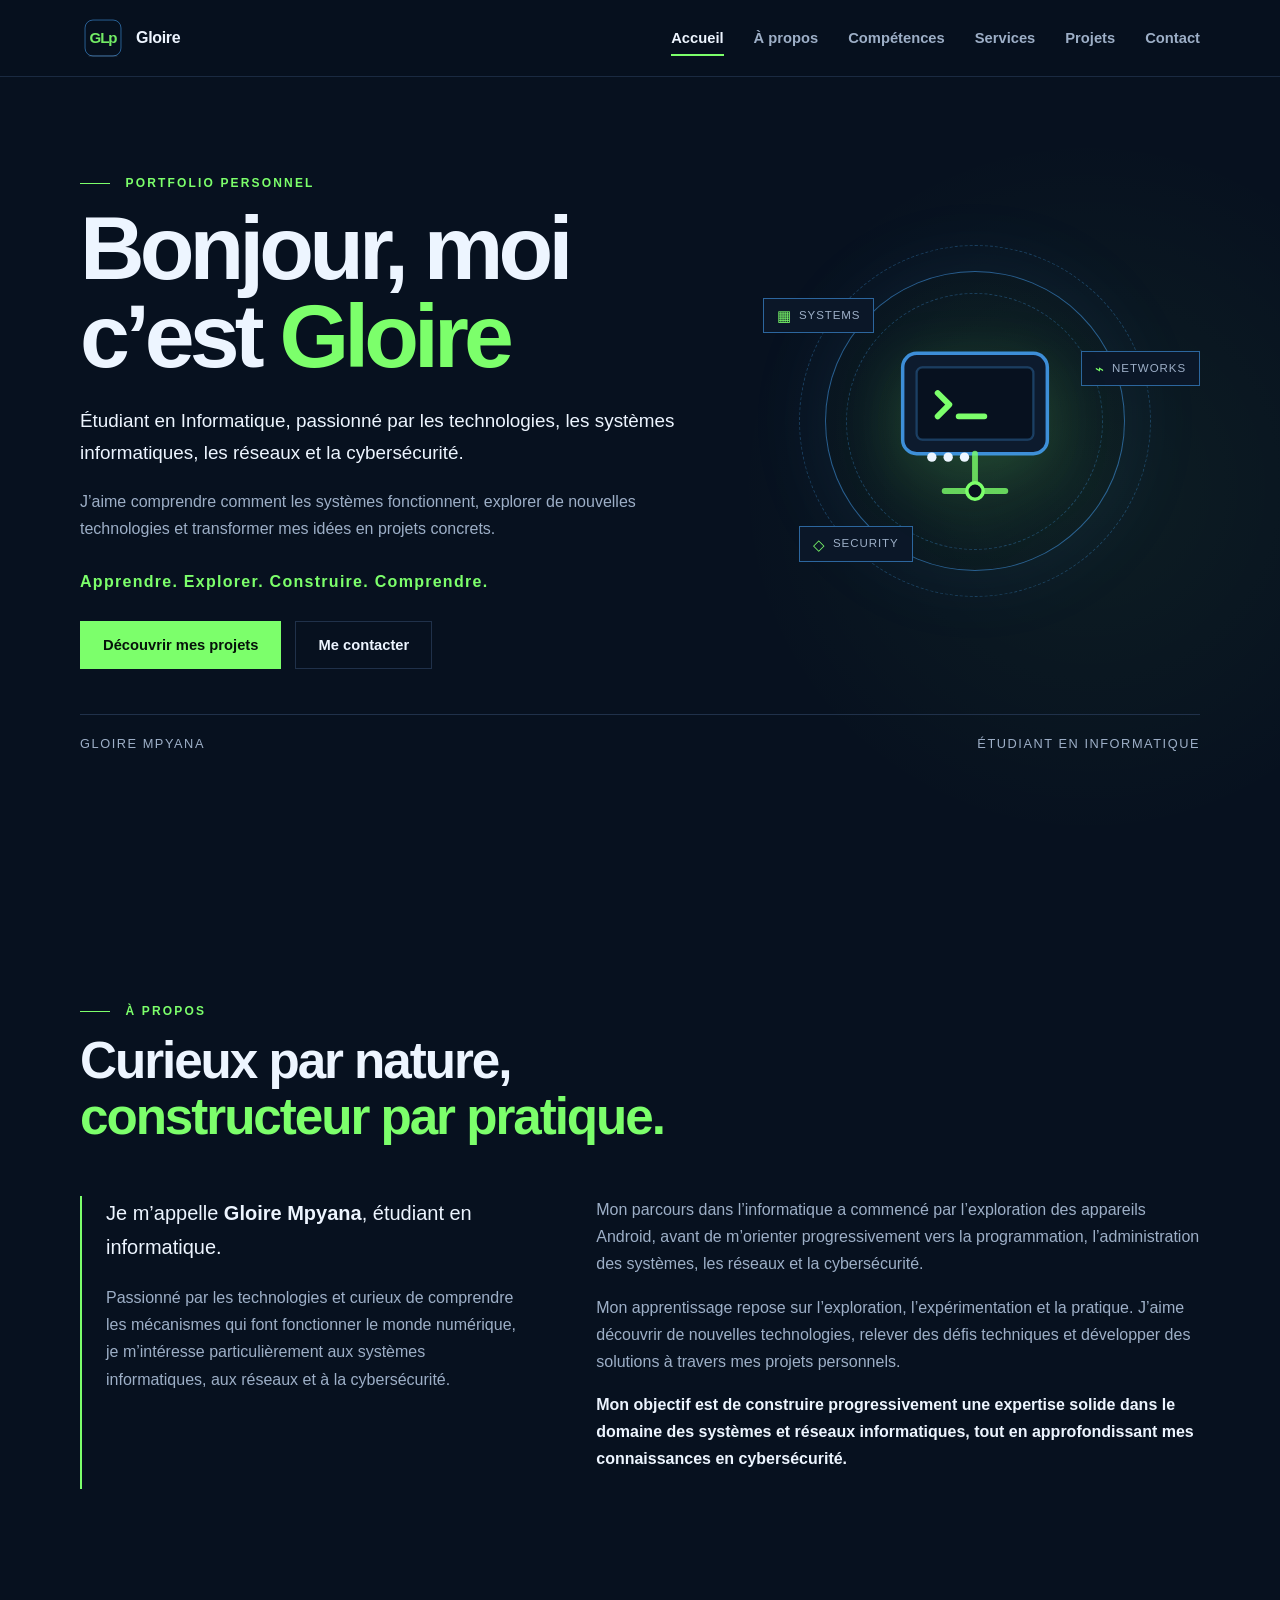
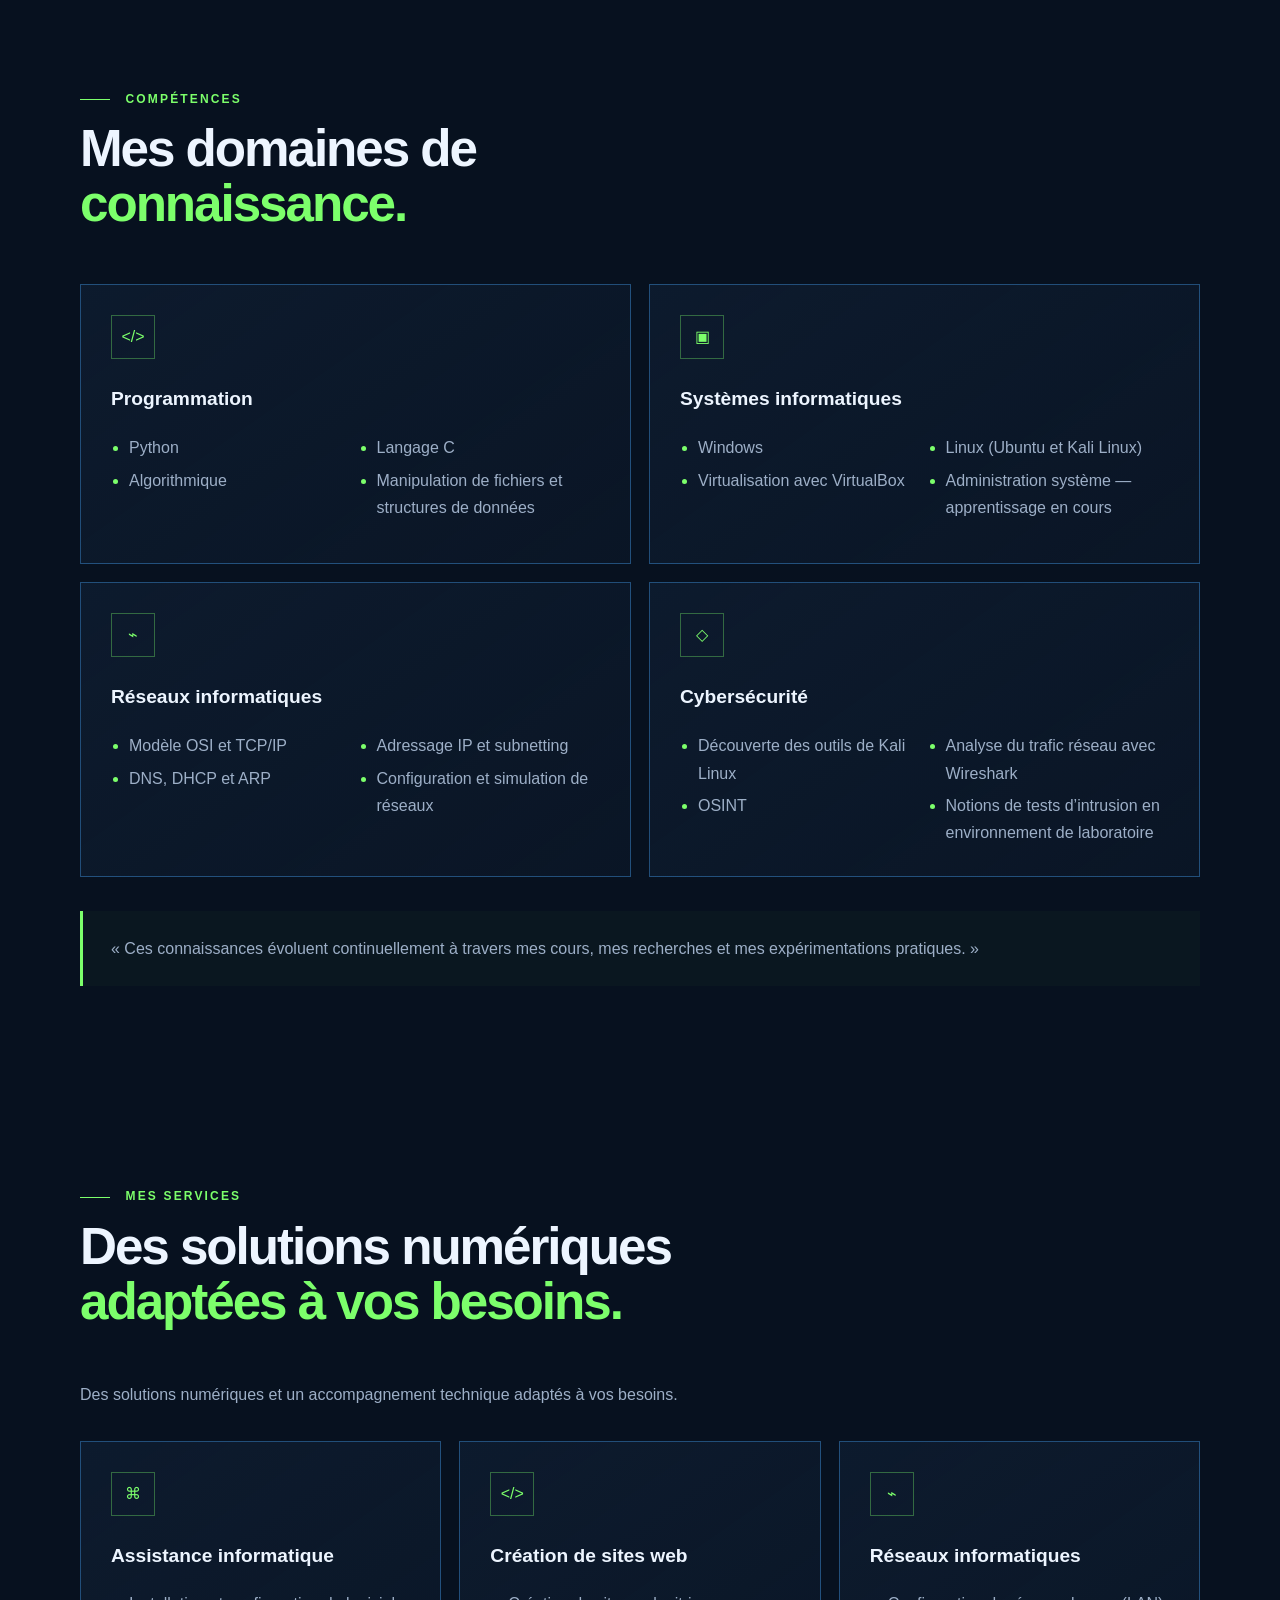
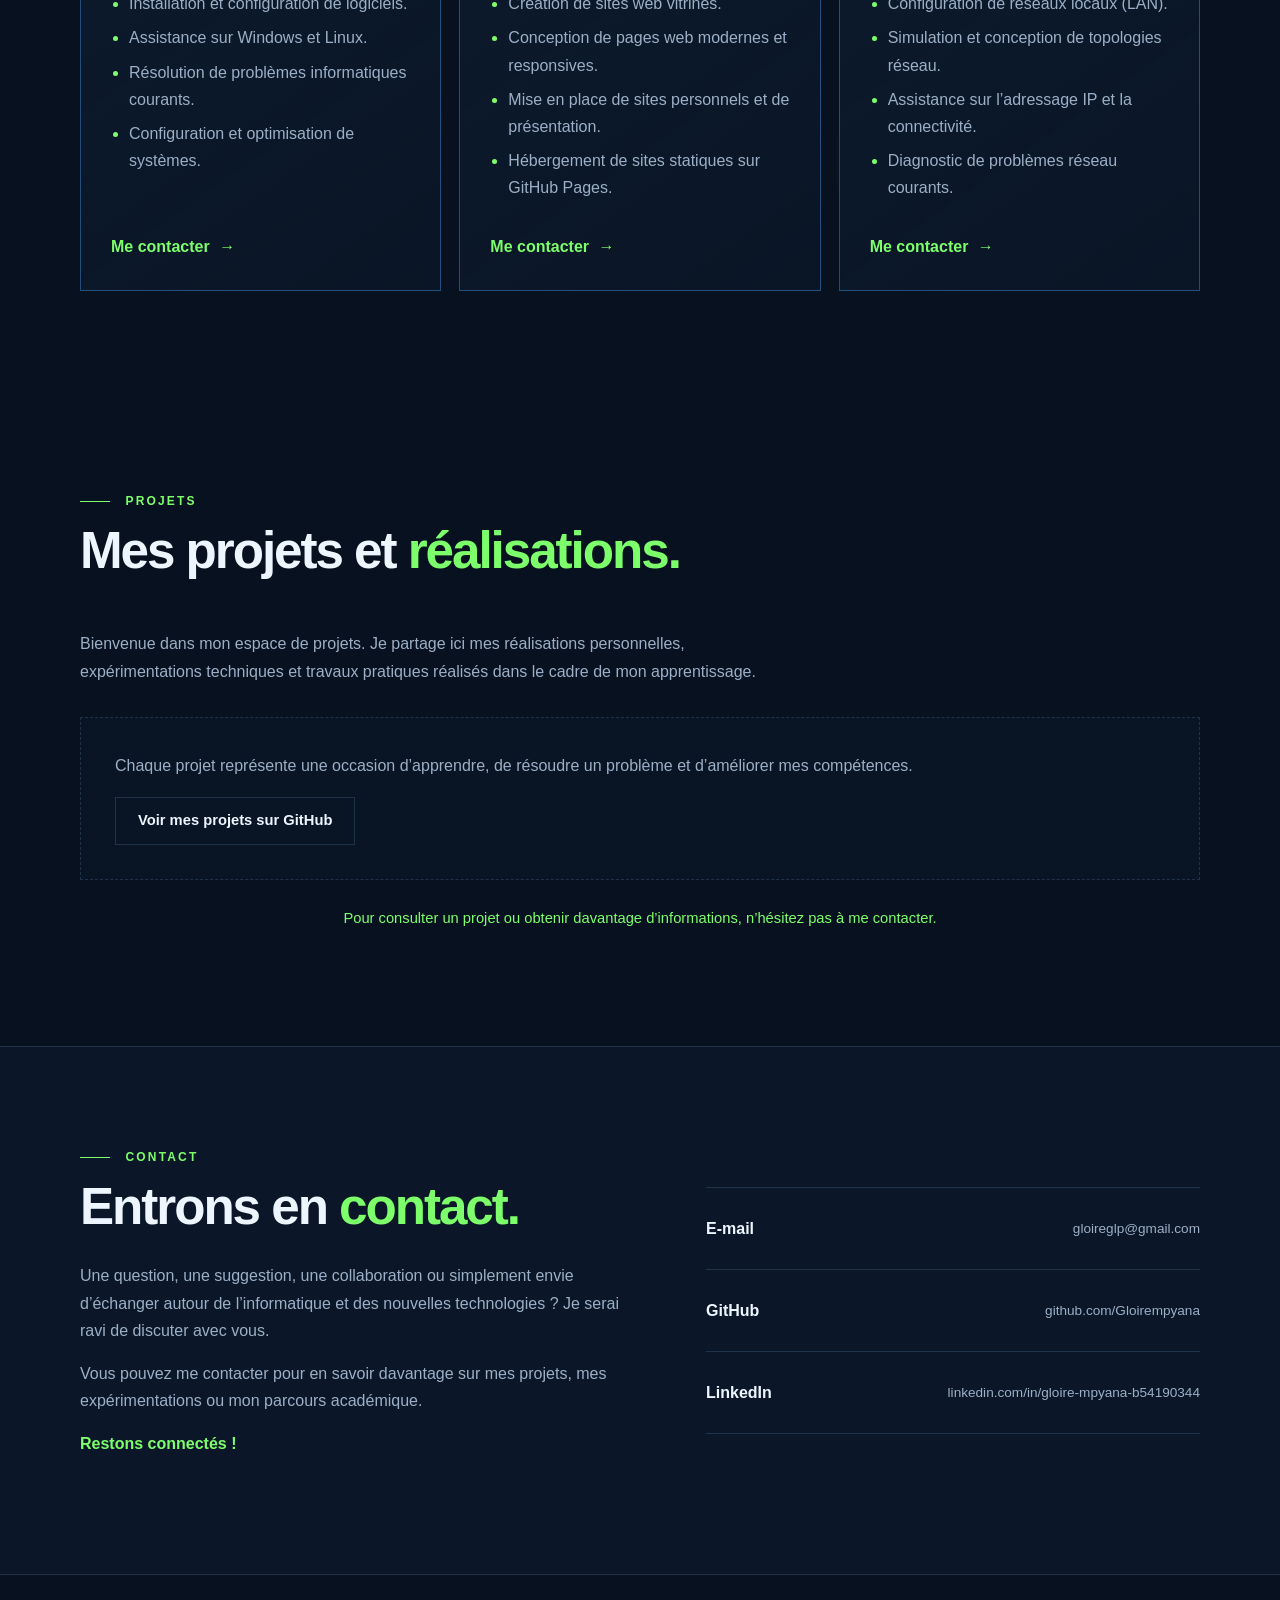
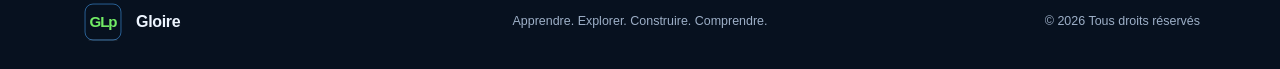
<file: index.html>
<!doctype html>
<html lang="fr">
<head>
  <meta charset="UTF-8">
  <meta name="viewport" content="width=device-width, initial-scale=1.0">
  <meta name="description" content="Portfolio personnel de Gloire Mpyana, étudiant en informatique générale.">
  <meta name="theme-color" content="#07111f">
  <link rel="canonical" href="https://gloirempyana.github.io/glp-site-perso/">
  <title>Gloire Mpyana | Portfolio informatique</title>
  <link rel="icon" href="assets/logo-glp.svg" type="image/svg+xml">
  <link rel="stylesheet" href="css/style.css">
</head>
<body>
  <a class="skip-link" href="#main">Aller au contenu</a>
  <header class="site-header" id="top">
    <nav class="nav container" aria-label="Navigation principale">
      <a class="brand" href="#accueil" aria-label="Accueil de Gloire Mpyana">
        <img src="assets/logo-glp.svg" alt="" width="46" height="46">
        <span>Gloire</span>
      </a>
      <button class="menu-toggle" type="button" aria-expanded="false" aria-controls="nav-links">
        <span class="sr-only">Ouvrir le menu</span>
        <span></span><span></span><span></span>
      </button>
      <ul class="nav-links" id="nav-links">
        <li><a class="active" href="#accueil">Accueil</a></li>
        <li><a href="#apropos">À propos</a></li>
        <li><a href="#competences">Compétences</a></li>
        <li><a href="#services">Services</a></li>
        <li><a href="#projets">Projets</a></li>
        <li><a href="#contact">Contact</a></li>
      </ul>
    </nav>
  </header>

  <main id="main">
    <section class="hero section" id="accueil">
      <div class="hero-grid container">
        <div class="hero-copy reveal">
          <p class="eyebrow"><span></span> Portfolio personnel</p>
          <h1><span id="greeting">Bonjour</span>, moi c’est <strong>Gloire</strong></h1>
          <p class="hero-lead">Étudiant en Informatique, passionné par les technologies, les systèmes informatiques, les réseaux et la cybersécurité.</p>
          <p>J’aime comprendre comment les systèmes fonctionnent, explorer de nouvelles technologies et transformer mes idées en projets concrets.</p>
          <p class="hero-motto">Apprendre. Explorer. Construire. Comprendre.</p>
          <div class="hero-actions">
            <a class="button button-primary" href="#projets">Découvrir mes projets</a>
            <a class="button button-secondary" href="#contact">Me contacter</a>
          </div>
        </div>
        <div class="hero-visual reveal" aria-hidden="true">
          <div class="orb">
            <img src="assets/system-core.svg" alt="">
          </div>
          <div class="tech-tag tech-tag-one"><span class="tech-symbol">▦</span> Systems</div>
          <div class="tech-tag tech-tag-two"><span class="tech-symbol">⌁</span> Networks</div>
          <div class="tech-tag tech-tag-three"><span class="tech-symbol">◇</span> Security</div>
        </div>
      </div>
      <div class="hero-status container">
        <span>Gloire Mpyana</span>
        <span>Étudiant en informatique</span>
      </div>
    </section>

    <section class="section" id="apropos">
      <div class="container">
        <div class="section-heading reveal">
          <p class="eyebrow"><span></span> À propos</p>
          <h2>Curieux par nature, <strong>constructeur par pratique.</strong></h2>
        </div>
        <div class="about-grid">
          <div class="about-panel reveal">
            <p>Je m’appelle <strong>Gloire Mpyana</strong>, étudiant en informatique.</p>
            <p>Passionné par les technologies et curieux de comprendre les mécanismes qui font fonctionner le monde numérique, je m’intéresse particulièrement aux systèmes informatiques, aux réseaux et à la cybersécurité.</p>
          </div>
          <div class="about-story reveal">
            <p>Mon parcours dans l’informatique a commencé par l’exploration des appareils Android, avant de m’orienter progressivement vers la programmation, l’administration des systèmes, les réseaux et la cybersécurité.</p>
            <p>Mon apprentissage repose sur l’exploration, l’expérimentation et la pratique. J’aime découvrir de nouvelles technologies, relever des défis techniques et développer des solutions à travers mes projets personnels.</p>
            <p>Mon objectif est de construire progressivement une expertise solide dans le domaine des systèmes et réseaux informatiques, tout en approfondissant mes connaissances en cybersécurité.</p>
          </div>
        </div>
      </div>
    </section>

    <section class="section" id="competences">
      <div class="container">
        <div class="section-heading reveal">
          <p class="eyebrow"><span></span> Compétences</p>
          <h2>Mes domaines de <strong>connaissance.</strong></h2>
        </div>
        <div class="skills-grid">
          <article class="skill-card reveal">
            <div class="skill-icon" aria-hidden="true">&lt;/&gt;</div>
            <h3>Programmation</h3>
            <ul>
              <li>Python</li><li>Langage C</li><li>Algorithmique</li>
              <li>Manipulation de fichiers et structures de données</li>
            </ul>
          </article>
          <article class="skill-card reveal">
            <div class="skill-icon" aria-hidden="true">▣</div>
            <h3>Systèmes informatiques</h3>
            <ul>
              <li>Windows</li><li>Linux (Ubuntu et Kali Linux)</li>
              <li>Virtualisation avec VirtualBox</li><li>Administration système — apprentissage en cours</li>
            </ul>
          </article>
          <article class="skill-card reveal">
            <div class="skill-icon" aria-hidden="true">⌁</div>
            <h3>Réseaux informatiques</h3>
            <ul>
              <li>Modèle OSI et TCP/IP</li><li>Adressage IP et subnetting</li>
              <li>DNS, DHCP et ARP</li><li>Configuration et simulation de réseaux</li>
            </ul>
          </article>
          <article class="skill-card reveal">
            <div class="skill-icon" aria-hidden="true">◇</div>
            <h3>Cybersécurité</h3>
            <ul>
              <li>Découverte des outils de Kali Linux</li><li>Analyse du trafic réseau avec Wireshark</li>
              <li>OSINT</li><li>Notions de tests d’intrusion en environnement de laboratoire</li>
            </ul>
          </article>
        </div>
        <blockquote class="closing-quote reveal">« Ces connaissances évoluent continuellement à travers mes cours, mes recherches et mes expérimentations pratiques. »</blockquote>
      </div>
    </section>

    <section class="section" id="services">
      <div class="container">
        <div class="section-heading reveal">
          <p class="eyebrow"><span></span> Mes services</p>
          <h2>Des solutions numériques <strong>adaptées à vos besoins.</strong></h2>
        </div>
        <p class="section-intro reveal">Des solutions numériques et un accompagnement technique adaptés à vos besoins.</p>
        <div class="services-grid">
          <article class="service-card reveal">
            <div class="service-icon" aria-hidden="true">⌘</div>
            <h3>Assistance informatique</h3>
            <ul>
              <li>Installation et configuration de logiciels.</li>
              <li>Assistance sur Windows et Linux.</li>
              <li>Résolution de problèmes informatiques courants.</li>
              <li>Configuration et optimisation de systèmes.</li>
            </ul>
            <a class="service-link" href="#contact">Me contacter <span aria-hidden="true">→</span></a>
          </article>
          <article class="service-card reveal">
            <div class="service-icon" aria-hidden="true">&lt;/&gt;</div>
            <h3>Création de sites web</h3>
            <ul>
              <li>Création de sites web vitrines.</li>
              <li>Conception de pages web modernes et responsives.</li>
              <li>Mise en place de sites personnels et de présentation.</li>
              <li>Hébergement de sites statiques sur GitHub Pages.</li>
            </ul>
            <a class="service-link" href="#contact">Me contacter <span aria-hidden="true">→</span></a>
          </article>
          <article class="service-card reveal">
            <div class="service-icon" aria-hidden="true">⌁</div>
            <h3>Réseaux informatiques</h3>
            <ul>
              <li>Configuration de réseaux locaux (LAN).</li>
              <li>Simulation et conception de topologies réseau.</li>
              <li>Assistance sur l’adressage IP et la connectivité.</li>
              <li>Diagnostic de problèmes réseau courants.</li>
            </ul>
            <a class="service-link" href="#contact">Me contacter <span aria-hidden="true">→</span></a>
          </article>
        </div>
      </div>
    </section>

    <section class="section" id="projets">
      <div class="container">
        <div class="section-heading reveal">
          <p class="eyebrow"><span></span> Projets</p>
          <h2>Mes projets et <strong>réalisations.</strong></h2>
        </div>
        <p class="section-intro reveal">Bienvenue dans mon espace de projets. Je partage ici mes réalisations personnelles, expérimentations techniques et travaux pratiques réalisés dans le cadre de mon apprentissage.</p>
        <div class="empty-project reveal">
          <div>
            <p>Chaque projet représente une occasion d’apprendre, de résoudre un problème et d’améliorer mes compétences.</p>
            <a class="button button-secondary projects-link-button" href="https://github.com/Gloirempyana?tab=repositories" target="_blank" rel="noopener noreferrer">Voir mes projets sur GitHub</a>
          </div>
        </div>
        <p class="project-note reveal">Pour consulter un projet ou obtenir davantage d’informations, n’hésitez pas à me contacter.</p>
      </div>
    </section>

    <section class="section contact-section" id="contact">
      <div class="container">
        <div class="contact-grid">
          <div class="reveal">
            <p class="eyebrow"><span></span> Contact</p>
            <h2>Entrons en <strong>contact.</strong></h2>
            <p>Une question, une suggestion, une collaboration ou simplement envie d’échanger autour de l’informatique et des nouvelles technologies ? Je serai ravi de discuter avec vous.</p>
            <p>Vous pouvez me contacter pour en savoir davantage sur mes projets, mes expérimentations ou mon parcours académique.</p>
            <p class="contact-closing">Restons connectés !</p>
          </div>
          <div class="contact-links reveal" aria-label="Coordonnées">
            <div class="contact-row">
              <span class="contact-label">E-mail</span>
              <a class="contact-placeholder contact-link" href="mailto:gloireglp@gmail.com">gloireglp@gmail.com</a>
            </div>
            <div class="contact-row">
              <span class="contact-label">GitHub</span>
              <a class="contact-placeholder contact-link" href="https://github.com/Gloirempyana" target="_blank" rel="noopener noreferrer">github.com/Gloirempyana</a>
            </div>
            <div class="contact-row">
              <span class="contact-label">LinkedIn</span>
              <a class="contact-placeholder contact-link" href="https://www.linkedin.com/in/gloire-mpyana-b54190344" target="_blank" rel="noopener noreferrer">linkedin.com/in/gloire-mpyana-b54190344</a>
            </div>
          </div>
        </div>
      </div>
    </section>
  </main>

  <footer class="footer">
    <div class="container footer-inner">
      <a class="brand" href="#top" aria-label="Retour en haut">
        <img src="assets/logo-glp.svg" alt="" width="40" height="40">
        <span>Gloire</span>
      </a>
      <p>Apprendre. Explorer. Construire. Comprendre.</p>
      <p>© <span id="year"></span> Tous droits réservés</p>
    </div>
  </footer>
  <script src="js/script.js"></script>
</body>
</html>
</file>
<file: css/style.css>
:root {
  --bg: #07111f;
  --bg-soft: #0b1728;
  --card: #0d1b2e;
  --line: #20314a;
  --text: #edf5ff;
  --muted: #9dafc7;
  --accent: #7cff6b;
  --accent-dark: #2bcf52;
  --blue: #48a8ff;
  --container: 1120px;
}

* { box-sizing: border-box; }
html { scroll-behavior: smooth; scroll-padding-top: 76px; }
body {
  margin: 0;
  color: var(--text);
  background:
    radial-gradient(circle at 85% 10%, rgba(124, 255, 107, .055), transparent 22rem),
    var(--bg);
  font-family: Inter, "Segoe UI", sans-serif;
  line-height: 1.7;
}
img { display: block; max-width: 100%; }
a { color: inherit; text-decoration: none; }
.container { width: min(calc(100% - 40px), var(--container)); margin-inline: auto; }
.section { padding: 100px 0; }
.sr-only {
  position: absolute; width: 1px; height: 1px; padding: 0; margin: -1px;
  overflow: hidden; clip: rect(0, 0, 0, 0); white-space: nowrap; border: 0;
}
.skip-link {
  position: fixed; left: 12px; top: -100px; z-index: 1000;
  padding: 10px 16px; background: var(--accent); color: #05110a; font-weight: 700;
}
.skip-link:focus { top: 12px; }

.site-header {
  position: sticky; top: 0; z-index: 100;
  border-bottom: 1px solid rgba(32, 49, 74, .8);
  background: rgba(7, 17, 31, .92);
  backdrop-filter: blur(14px);
}
.nav { height: 76px; display: flex; align-items: center; justify-content: space-between; }
.brand { display: inline-flex; align-items: center; gap: 10px; font-weight: 800; letter-spacing: -.02em; }
.brand img { width: 46px; height: 46px; }
.nav-links { display: flex; align-items: center; gap: 30px; list-style: none; margin: 0; padding: 0; }
.nav-links a { position: relative; color: var(--muted); font-size: .92rem; font-weight: 600; }
.nav-links a::after {
  content: ""; position: absolute; left: 0; right: 100%; bottom: -10px; height: 2px;
  background: var(--accent); transition: right .25s ease;
}
.nav-links a:hover, .nav-links a.active { color: var(--text); }
.nav-links a.active::after, .nav-links a:hover::after { right: 0; }
.menu-toggle { display: none; border: 0; background: transparent; padding: 8px; }
.menu-toggle span:not(.sr-only) { display: block; width: 24px; height: 2px; margin: 5px; background: var(--text); }

.hero { min-height: calc(100vh - 76px); padding-top: 50px; display: flex; flex-direction: column; justify-content: center; }
.hero-grid { display: grid; grid-template-columns: 1.15fr .85fr; align-items: center; gap: 60px; }
.eyebrow { color: var(--accent); text-transform: uppercase; letter-spacing: .18em; font-size: .75rem; font-weight: 800; }
.eyebrow span { display: inline-block; width: 30px; height: 1px; margin-right: 10px; vertical-align: middle; background: var(--accent); }
h1, h2, h3, p { margin-top: 0; }
h1 { max-width: 760px; margin-bottom: 24px; font-size: clamp(3rem, 7vw, 6rem); line-height: .98; letter-spacing: -.055em; }
h1 strong, h2 strong { color: var(--accent); font-weight: inherit; }
h2 { max-width: 800px; margin-bottom: 0; font-size: clamp(2rem, 4vw, 3.8rem); line-height: 1.08; letter-spacing: -.04em; }
h3 { font-size: 1.2rem; }
.hero-lead { max-width: 680px; font-size: 1.18rem; color: var(--text); }
.hero-copy > p:not(.eyebrow):not(.hero-lead):not(.hero-motto) { max-width: 650px; color: var(--muted); }
.hero-motto { margin: 26px 0; color: var(--accent); font-weight: 700; letter-spacing: .08em; }
.hero-actions { display: flex; flex-wrap: wrap; gap: 14px; }
.button { min-height: 48px; display: inline-flex; align-items: center; justify-content: center; padding: 0 22px; border: 1px solid var(--line); font-size: .92rem; font-weight: 750; transition: transform .2s, background .2s; }
.button:hover { transform: translateY(-2px); }
.button-primary { border-color: var(--accent); background: var(--accent); color: #06130a; }
.button-secondary:hover { border-color: var(--accent); }
.hero-visual { position: relative; min-height: 440px; display: grid; place-items: center; }
.orb {
  width: 300px; aspect-ratio: 1; display: grid; place-items: center; border-radius: 50%;
  border: 1px solid rgba(72, 168, 255, .5);
  background: radial-gradient(circle, rgba(124,255,107,.08), rgba(124,255,107,.01) 68%);
  box-shadow: 0 0 90px rgba(72,168,255,.08);
}
.orb::before, .orb::after { content: ""; position: absolute; border-radius: 50%; border: 1px dashed rgba(72,168,255,.28); }
.orb::before { width: 350px; height: 350px; animation: rotate 35s linear infinite; }
.orb::after { width: 255px; height: 255px; }
.orb img { position: relative; z-index: 1; width: 210px; filter: drop-shadow(0 18px 30px rgba(124,255,107,.15)); }
.tech-tag { position: absolute; display: flex; align-items: center; gap: 7px; padding: 7px 13px; border: 1px solid rgba(72,168,255,.55); background: var(--bg-soft); color: var(--muted); font-size: .72rem; letter-spacing: .08em; text-transform: uppercase; }
.tech-symbol { color: var(--accent); font-size: .95rem; line-height: 1; }
.tech-tag-one { left: 3%; top: 22%; }
.tech-tag-two { right: 0; top: 34%; }
.tech-tag-three { left: 11%; bottom: 18%; }
.hero-status { margin-top: 45px; padding-top: 18px; border-top: 1px solid var(--line); display: flex; justify-content: space-between; color: var(--muted); font-size: .8rem; text-transform: uppercase; letter-spacing: .12em; }

.section-heading { margin-bottom: 52px; }
.section-heading h2 { max-width: 720px; }
.about-grid { display: grid; grid-template-columns: .85fr 1.15fr; gap: 70px; }
.about-panel { padding-left: 24px; border-left: 2px solid var(--accent); }
.about-panel p:first-child { color: var(--text); font-size: 1.25rem; }
.about-panel p { color: var(--muted); }
.about-story { color: var(--muted); }
.about-story p:last-child { color: var(--text); font-weight: 600; }

.skills-grid { display: grid; grid-template-columns: repeat(2, 1fr); gap: 18px; }
.skill-card { min-height: 280px; padding: 30px; border: 1px solid rgba(72,168,255,.38); background: linear-gradient(145deg, rgba(13,27,46,.95), rgba(11,23,40,.7)); transition: border-color .2s, transform .2s; }
.skill-card:hover { border-color: var(--blue); transform: translateY(-4px); }
.skill-icon { width: 44px; height: 44px; margin-bottom: 24px; display: grid; place-items: center; border: 1px solid rgba(124,255,107,.35); color: var(--accent); }
.skill-card ul { display: grid; grid-template-columns: repeat(2, 1fr); gap: 5px 24px; margin: 0; padding-left: 18px; color: var(--muted); }
.skill-card li::marker { color: var(--accent); }
.closing-quote { margin: 34px 0 0; padding: 24px 28px; border-left: 3px solid var(--accent); background: rgba(124,255,107,.025); color: var(--muted); font-style: normal; }

.services-grid { display: grid; grid-template-columns: repeat(3, 1fr); gap: 18px; }
.service-card { display: flex; min-height: 390px; padding: 30px; flex-direction: column; border: 1px solid rgba(72,168,255,.38); background: linear-gradient(145deg, rgba(13,27,46,.95), rgba(11,23,40,.7)); transition: border-color .2s, transform .2s, box-shadow .2s; }
.service-card:hover { border-color: var(--blue); transform: translateY(-4px); box-shadow: 0 18px 44px rgba(0,0,0,.22); }
.service-icon { width: 44px; height: 44px; margin-bottom: 24px; display: grid; place-items: center; border: 1px solid rgba(124,255,107,.35); color: var(--accent); }
.service-card h3 { margin-bottom: 18px; }
.service-card ul { margin: 0 0 24px; padding-left: 18px; color: var(--muted); }
.service-card li { margin-bottom: 7px; }
.service-card li::marker { color: var(--accent); }
.service-link { margin-top: auto; color: var(--accent); font-weight: 700; }
.service-link span { display: inline-block; margin-left: 5px; transition: transform .2s; }
.service-link:hover span { transform: translateX(4px); }

.section-intro { max-width: 720px; margin-bottom: 32px; color: var(--muted); }
.empty-project { padding: 34px; border: 1px dashed var(--line); background: rgba(13,27,46,.35); }
.empty-project h3 { margin-bottom: 5px; }
.empty-project p { margin: 0; color: var(--muted); }
.projects-link-button { margin-top: 18px; }
.project-note { margin-top: 26px; color: var(--accent); text-align: center; font-size: .92rem; }

.contact-section { border-top: 1px solid var(--line); background: var(--bg-soft); }
.contact-grid { display: grid; grid-template-columns: 1.05fr .95fr; gap: 80px; align-items: center; }
.contact-grid h2 { margin-bottom: 28px; }
.contact-grid p:not(.eyebrow):not(.contact-closing) { color: var(--muted); }
.contact-closing { color: var(--accent); font-weight: 700; }
.contact-links { border-top: 1px solid var(--line); }
.contact-row { min-height: 82px; display: flex; align-items: center; justify-content: space-between; gap: 20px; border-bottom: 1px solid var(--line); }
.contact-label { font-weight: 700; }
.contact-placeholder { color: var(--muted); font-size: .85rem; }

.footer { border-top: 1px solid var(--line); padding: 24px 0; }
.footer-inner { display: grid; grid-template-columns: 1fr auto 1fr; align-items: center; gap: 20px; }
.footer-inner p { margin: 0; color: var(--muted); font-size: .78rem; text-align: center; }
.footer-inner p:last-child { text-align: right; }

.reveal { opacity: 0; transform: translateY(24px); transition: opacity .7s ease, transform .7s ease; }
.reveal.visible { opacity: 1; transform: none; }
@keyframes rotate { to { transform: rotate(360deg); } }

@media (max-width: 850px) {
  .section { padding: 76px 0; }
  .menu-toggle { display: block; }
  .nav-links {
    position: absolute; left: 20px; right: 20px; top: 68px; display: none; padding: 14px;
    border: 1px solid var(--line); background: var(--bg-soft);
  }
  .nav-links.open { display: grid; }
  .nav-links a { display: block; padding: 9px; }
  .hero-grid { grid-template-columns: 1fr; }
  .hero-visual { min-height: 340px; }
  .orb { width: 240px; }
  .orb::before { width: 280px; height: 280px; }
  .about-grid, .contact-grid { grid-template-columns: 1fr; gap: 42px; }
  .skills-grid { grid-template-columns: 1fr 1fr; }
  .services-grid { grid-template-columns: 1fr; }
  .footer-inner { grid-template-columns: 1fr; text-align: center; }
  .footer-inner .brand, .footer-inner p:last-child { justify-self: center; text-align: center; }
}

@media (max-width: 580px) {
  .container { width: min(calc(100% - 28px), var(--container)); }
  h1 { font-size: 3.35rem; }
  .hero-status { display: grid; gap: 5px; }
  .hero-actions .button { width: 100%; }
  .skills-grid { grid-template-columns: 1fr; }
  .service-card { min-height: 0; }
  .skill-card ul { grid-template-columns: 1fr; }
  .contact-row { align-items: flex-start; flex-direction: column; justify-content: center; padding: 14px 0; }
}

@media (prefers-reduced-motion: reduce) {
  html { scroll-behavior: auto; }
  *, *::before, *::after { animation-duration: .01ms !important; animation-iteration-count: 1 !important; transition-duration: .01ms !important; }
}
</file>
